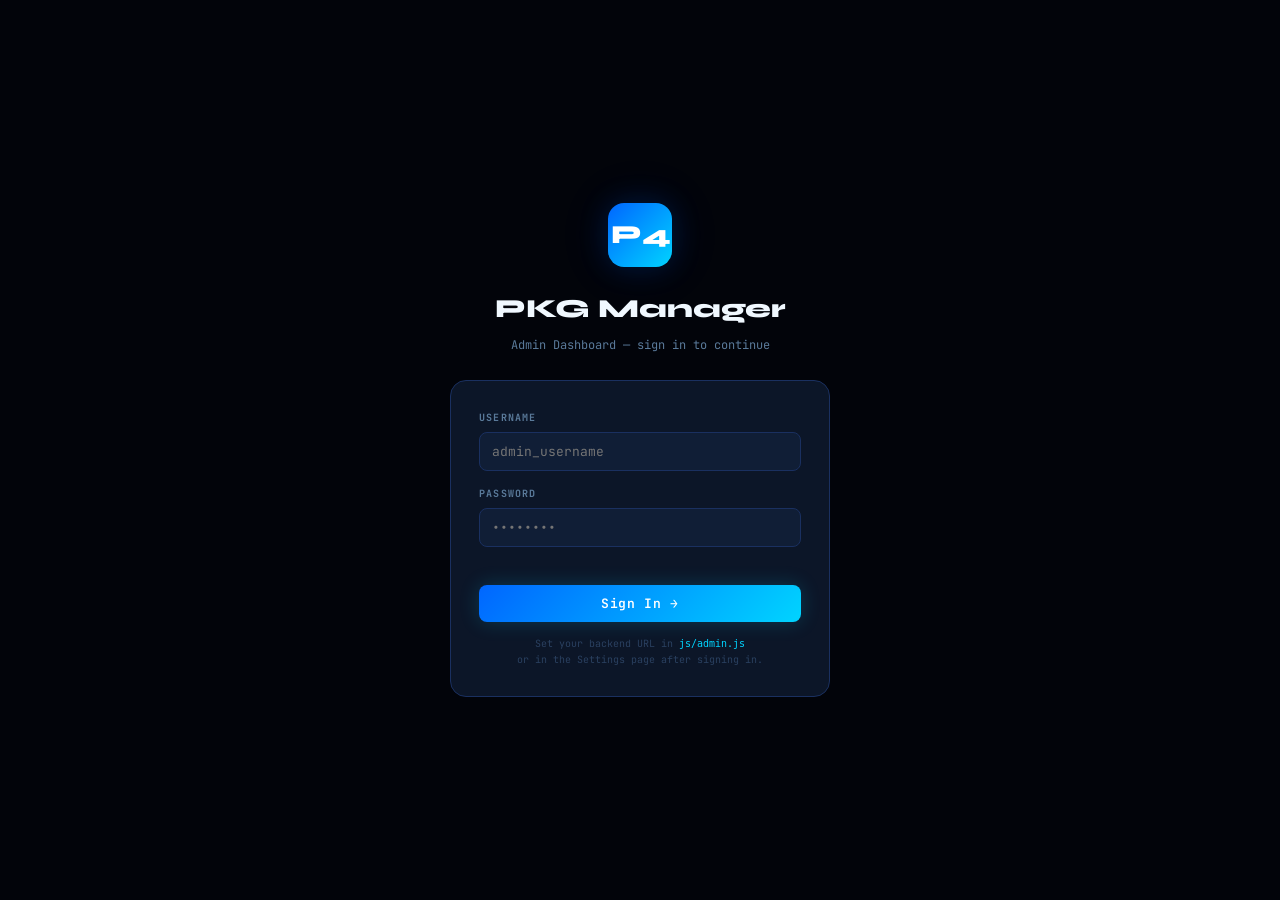
<file: index.html>
<!DOCTYPE html>
<html lang="en">
<head>
  <meta charset="UTF-8">
  <meta name="viewport" content="width=device-width, initial-scale=1.0">
  <title>PS4 PKG Manager — Admin</title>
  <link rel="stylesheet" href="css/style.css">
  <style>
    /* ── Reset conflicting rules from style.css ─────────── */
    *, *::before, *::after { box-sizing: border-box; }
    html, body { width: 100%; height: 100%; margin: 0; padding: 0; overflow: hidden; }
    /* Only reset the fixed top nav from style.css */
    nav { all: unset; display: flex; }
    section { position: static; }
    .container { max-width: none !important; margin: 0 !important; padding: 0 !important; }

    /* ── Override cursor for dashboard ──────────────────── */
    body { cursor: default; overflow: hidden; height: 100vh; width: 100vw; }
    #cursor, #cursor-trail { display: none; }
    #bg-canvas { opacity: 0.3; }

    /* ── Shell layout ────────────────────────────────────── */
    .shell {
      display: none;
      grid-template-rows: 52px 1fr;
      height: 100vh;
      width: 100vw;
      position: relative;
      z-index: 1;
    }
    .shell.visible { display: grid; }

    /* ── Top bar ─────────────────────────────────────────── */
    .topbar {
      background: var(--bg-deep);
      border-bottom: 1px solid var(--border);
      display: flex;
      align-items: center;
      padding: 0 20px;
      gap: 14px;
    }
    .topbar-brand {
      font-family: var(--font-display);
      font-size: 15px;
      font-weight: 800;
      color: var(--text-hi);
      display: flex;
      align-items: center;
      gap: 10px;
      letter-spacing: -0.02em;
    }
    .topbar-brand .lm {
      width: 28px; height: 28px;
      background: linear-gradient(135deg, var(--electric), var(--cyan));
      border-radius: 7px;
      display: flex; align-items: center; justify-content: center;
      font-size: 11px; font-weight: 900; color: white;
    }
    .topbar-sep { width: 1px; height: 22px; background: var(--border); }
    .topbar-label { font-size: 12px; color: var(--text-muted); letter-spacing: 0.05em; }
    .topbar-right { margin-left: auto; display: flex; align-items: center; gap: 10px; }
    .topbar-user {
      display: flex; align-items: center; gap: 8px;
      background: var(--bg-elevated); border: 1px solid #ffaa0050;
      border-radius: 7px; padding: 4px 12px; font-size: 12px;
    }
    .topbar-uname { font-weight: 700; color: var(--text-hi); }
    .topbar-tier  { font-size: 10px; color: var(--amber); }

    /* ── Body split ──────────────────────────────────────── */
    .body-split {
      display: grid;
      grid-template-columns: 200px 1fr;
      overflow: hidden;
    }

    /* ── Sidebar ─────────────────────────────────────────── */
    .sidebar {
      background: var(--bg-deep);
      border-right: 1px solid var(--border);
      overflow-y: auto;
      padding: 12px 0;
    }
    .sidebar::-webkit-scrollbar { width: 3px; }
    .sidebar::-webkit-scrollbar-thumb { background: var(--border); }
    .sidebar-sec {
      font-size: 9px; font-weight: 700; letter-spacing: 0.2em;
      text-transform: uppercase; color: var(--text-muted);
      padding: 10px 16px 5px;
    }
    .nav-item {
      display: flex; align-items: center; gap: 9px;
      padding: 8px 16px; color: var(--text-dim);
      font-size: 12px; font-weight: 500;
      cursor: pointer; transition: all 0.12s;
      border-left: 2px solid transparent;
      user-select: none;
    }
    .nav-item:hover { background: var(--bg-elevated); color: var(--text-hi); }
    .nav-item.active { background: var(--bg-elevated); color: var(--cyan); border-left-color: var(--cyan); }
    .nav-item .ni { font-size: 14px; width: 18px; text-align: center; flex-shrink: 0; }
    .nav-badge {
      margin-left: auto; background: var(--amber); color: #1a0f00;
      font-size: 9px; font-weight: 800; padding: 1px 5px; border-radius: 8px;
      display: none;
    }
    .nav-badge.show { display: inline; }

    /* ── Content ─────────────────────────────────────────── */
    .content {
      overflow-y: auto;
      padding: 20px 24px;
      background: var(--bg-dark);
    }
    .content::-webkit-scrollbar { width: 4px; }
    .content::-webkit-scrollbar-thumb { background: var(--border); border-radius: 2px; }

    /* ── Pages ───────────────────────────────────────────── */
    .page { display: none; }
    .page.active { display: block; }

    .pg-hdr {
      display: flex; justify-content: space-between; align-items: flex-end;
      margin-bottom: 20px; padding-bottom: 16px; border-bottom: 1px solid var(--border);
    }
    .pg-title {
      font-family: var(--font-display); font-size: 22px; font-weight: 800;
      color: var(--text-hi); letter-spacing: -0.02em;
    }
    .pg-sub { font-size: 12px; color: var(--text-dim); margin-top: 3px; }

    /* ── Panels ──────────────────────────────────────────── */
    .panel {
      background: var(--bg-panel); border: 1px solid var(--border);
      border-radius: var(--radius-lg); overflow: hidden; margin-bottom: 16px;
    }
    .panel-hdr {
      padding: 12px 18px; border-bottom: 1px solid var(--border);
      display: flex; align-items: center; justify-content: space-between;
      background: var(--bg-elevated);
    }
    .panel-title {
      font-family: var(--font-display); font-size: 13px;
      font-weight: 700; color: var(--text-hi);
    }
    .panel-body { padding: 16px 18px; }
    .panel-body.no-pad { padding: 0; }

    /* ── Stat cards ──────────────────────────────────────── */
    .stats-row { display: grid; grid-template-columns: repeat(4,1fr); gap: 14px; margin-bottom: 16px; }
    .sc {
      background: var(--bg-panel); border: 1px solid var(--border);
      border-radius: var(--radius-lg); padding: 16px; position: relative; overflow: hidden;
    }
    .sc::before { content:''; position:absolute; top:0; left:0; right:0; height:2px; }
    .sc.c::before { background: linear-gradient(90deg,transparent,var(--cyan),transparent); }
    .sc.e::before { background: linear-gradient(90deg,transparent,var(--electric),transparent); }
    .sc.g::before { background: linear-gradient(90deg,transparent,var(--green),transparent); }
    .sc.a::before { background: linear-gradient(90deg,transparent,var(--amber),transparent); }
    .sc-lbl { font-size: 9px; font-weight: 700; letter-spacing: 0.12em; text-transform: uppercase; color: var(--text-dim); margin-bottom: 8px; }
    .sc-val { font-family: var(--font-display); font-size: 28px; font-weight: 800; color: var(--text-hi); line-height: 1; }
    .sc-sub { font-size: 10px; color: var(--text-muted); margin-top: 5px; }

    /* ── Table ───────────────────────────────────────────── */
    .tbl { width: 100%; border-collapse: collapse; font-size: 12px; }
    .tbl th {
      text-align: left; font-size: 9px; font-weight: 700;
      letter-spacing: 0.12em; text-transform: uppercase;
      color: var(--text-muted); padding: 9px 14px;
      border-bottom: 1px solid var(--border); background: var(--bg-elevated);
    }
    .tbl td { padding: 10px 14px; color: var(--text); border-bottom: 1px solid #0c1628; }
    .tbl tr:last-child td { border-bottom: none; }
    .tbl tr:hover td { background: #0d1e38; cursor: pointer; }

    /* ── Tags ────────────────────────────────────────────── */
    .t-admin   { background:#FFD70025;color:#FFD700;border:1px solid #FFD70040;padding:2px 8px;border-radius:100px;font-size:10px;font-weight:700; }
    .t-premium { background:#00B8FF22;color:#00B8FF;border:1px solid #00B8FF40;padding:2px 8px;border-radius:100px;font-size:10px;font-weight:700; }
    .t-free    { background:var(--bg-elevated);color:var(--text-dim);border:1px solid var(--border);padding:2px 8px;border-radius:100px;font-size:10px;font-weight:700; }
    .t-active  { background:#00ff8820;color:var(--green);border:1px solid #00ff8840;padding:2px 8px;border-radius:100px;font-size:10px;font-weight:700; }
    .t-banned  { background:#ff335520;color:var(--red);border:1px solid #ff335540;padding:2px 8px;border-radius:100px;font-size:10px;font-weight:700; }
    .t-suspended{background:#ffaa0020;color:var(--amber);border:1px solid #ffaa0040;padding:2px 8px;border-radius:100px;font-size:10px;font-weight:700; }

    /* ── Notification items ──────────────────────────────── */
    .notif-row {
      display: flex; gap: 14px; align-items: flex-start;
      padding: 14px 18px; border-bottom: 1px solid var(--border);
    }
    .notif-row:last-child { border-bottom: none; }
    .notif-icon { font-size: 18px; flex-shrink: 0; padding-top: 2px; }
    .notif-body { flex: 1; }
    .notif-title { font-size: 13px; font-weight: 600; color: var(--text-hi); margin-bottom: 3px; }
    .notif-msg   { font-size: 12px; color: var(--text-dim); line-height: 1.6; margin-bottom: 8px; }
    .notif-time  { font-size: 10px; color: var(--text-muted); }
    .notif-btns  { display: flex; gap: 8px; margin-top: 8px; }

    /* ── Flash ───────────────────────────────────────────── */
    #flash {
      position: fixed; top: 62px; left: 50%; transform: translateX(-50%);
      background: var(--bg-elevated); border: 1px solid var(--border);
      border-radius: var(--radius); padding: 8px 18px; font-size: 12px;
      color: var(--text-hi); z-index: 900; display: none;
      box-shadow: 0 6px 24px #00000060; white-space: nowrap;
    }
    #flash.on  { display: block; animation: fadeInUp 0.2s ease both; }
    #flash.ok  { border-color: var(--green); color: var(--green); }
    #flash.err { border-color: var(--red); color: var(--red); }

    /* ── User profile modal ──────────────────────────────── */
    .overlay {
      display: none; position: fixed; inset: 0;
      background: rgba(2,4,10,0.88); z-index: 800;
      align-items: center; justify-content: center;
      backdrop-filter: blur(6px);
    }
    .overlay.open { display: flex; }
    .modal {
      background: var(--bg-panel); border: 1px solid var(--border-bright);
      border-radius: var(--radius-lg); width: 500px;
      max-height: 88vh; overflow-y: auto;
      box-shadow: 0 20px 70px #000000c0;
      animation: fadeInUp 0.22s ease both;
    }
    .modal::-webkit-scrollbar { width: 3px; }
    .modal::-webkit-scrollbar-thumb { background: var(--border); }
    .modal-hdr {
      padding: 16px 20px; border-bottom: 1px solid var(--border);
      display: flex; align-items: center; justify-content: space-between;
      background: var(--bg-elevated); position: sticky; top: 0; z-index: 1;
    }
    .modal-hdr-left { display: flex; align-items: center; gap: 10px; }
    .modal-title { font-family: var(--font-display); font-size: 15px; font-weight: 800; color: var(--text-hi); }
    .modal-close { background: none; border: none; color: var(--text-dim); font-size: 18px; cursor: pointer; line-height: 1; padding: 0 2px; }
    .modal-close:hover { color: var(--text-hi); }
    .modal-body { padding: 20px; }

    .m-section {
      margin-bottom: 16px;
      background: var(--bg-elevated);
      border: 1px solid var(--border);
      border-radius: var(--radius);
      overflow: hidden;
    }
    .m-section-hdr {
      padding: 8px 14px; background: var(--bg-dark);
      border-bottom: 1px solid var(--border);
      font-size: 9px; font-weight: 700; letter-spacing: 0.15em;
      text-transform: uppercase; color: var(--cyan);
    }
    .m-section-body { padding: 12px 14px; }
    .m-row {
      display: flex; justify-content: space-between; align-items: center;
      font-size: 12px; margin-bottom: 6px;
    }
    .m-row:last-child { margin-bottom: 0; }
    .m-row-lbl { color: var(--text-dim); }
    .m-row-val { color: var(--text-hi); font-weight: 600; font-family: var(--font-mono); }

    /* ── Inputs ──────────────────────────────────────────── */
    .inp {
      background: var(--bg-elevated); border: 1px solid var(--border);
      border-radius: var(--radius); padding: 7px 11px;
      color: var(--text-hi); font-family: var(--font-mono); font-size: 12px;
      outline: none; transition: border-color 0.2s;
    }
    .inp:focus { border-color: var(--cyan-dim); }
    .inp::placeholder { color: var(--text-muted); }
    .inp-row { display: flex; gap: 8px; align-items: center; }
    select.inp { cursor: pointer; }

    /* ── Login ───────────────────────────────────────────── */
    #login-screen {
      position: fixed; inset: 0; background: var(--bg-void);
      display: flex; align-items: center; justify-content: center;
      z-index: 1000;
    }
    .login-box { width: 380px; animation: fadeInUp 0.45s ease both; }
    .login-logo {
      width: 64px; height: 64px;
      background: linear-gradient(135deg, var(--electric), var(--cyan));
      border-radius: 16px; display: flex; align-items: center; justify-content: center;
      font-family: var(--font-display); font-size: 26px; font-weight: 900; color: white;
      margin: 0 auto 20px; box-shadow: var(--glow-electric);
    }
    .login-title { font-family: var(--font-display); font-size: 26px; font-weight: 800; color: var(--text-hi); text-align: center; margin-bottom: 4px; }
    .login-sub   { font-size: 12px; color: var(--text-dim); text-align: center; margin-bottom: 24px; }
    .login-form  { background: var(--bg-panel); border: 1px solid var(--border); border-radius: var(--radius-lg); padding: 28px; }
    .login-lbl   { display: block; font-size: 10px; font-weight: 700; letter-spacing: 0.12em; text-transform: uppercase; color: var(--text-dim); margin-bottom: 6px; }
    .login-inp   { width: 100%; box-sizing: border-box; margin-bottom: 14px; padding: 10px 12px; background: var(--bg-elevated); border: 1px solid var(--border); border-radius: var(--radius); color: var(--text-hi); font-family: var(--font-mono); font-size: 13px; outline: none; }
    .login-inp:focus { border-color: var(--cyan-dim); }
    .login-err   { font-size: 11px; color: var(--red); text-align: center; margin-bottom: 10px; min-height: 14px; }
    .login-note  { font-size: 10px; color: var(--text-muted); text-align: center; margin-top: 14px; line-height: 1.6; }

    /* ── Two-col ─────────────────────────────────────────── */
    .two-col { display: grid; grid-template-columns: 1fr 1fr; gap: 16px; }

    /* ── Progress ────────────────────────────────────────── */
    .prog { height: 4px; background: var(--bg-elevated); border-radius: 2px; overflow: hidden; margin: 5px 0 10px; }
    .prog-fill { height: 100%; border-radius: 2px; background: linear-gradient(90deg, var(--electric), var(--cyan)); transition: width 1s ease; }

    /* ── Hamburger (mobile only) ─────────────────────────── */
    .hamburger {
      display: none;
      flex-direction: column;
      gap: 4px;
      cursor: pointer;
      padding: 6px;
      border-radius: 6px;
      background: transparent;
      border: none;
    }
    .hamburger span {
      display: block;
      width: 20px; height: 2px;
      background: var(--text-dim);
      border-radius: 2px;
      transition: all 0.2s;
    }

    /* ── Mobile sidebar overlay ──────────────────────────── */
    .sidebar-overlay {
      display: none;
      position: fixed; inset: 0;
      background: rgba(2,4,10,0.7);
      z-index: 200;
      backdrop-filter: blur(2px);
    }
    .sidebar-overlay.open { display: block; }

    /* ── Table scroll wrapper ────────────────────────────── */
    .tbl-wrap { overflow-x: auto; -webkit-overflow-scrolling: touch; }

    /* ════════════════════════════════════════════════════════
       MOBILE STYLES  (≤ 768px)
    ════════════════════════════════════════════════════════ */
    @media (max-width: 768px) {

      /* Body scrolls on mobile */
      body { overflow: auto; height: auto; }
      html { overflow: auto; height: auto; }

      /* Shell becomes normal flow, not fixed height */
      .shell, .shell.visible {
        display: flex !important;
        flex-direction: column;
        height: auto;
        min-height: 100vh;
        width: 100%;
      }

      /* Top bar — compact */
      .topbar { padding: 0 14px; gap: 10px; height: 52px; flex-shrink: 0; }
      .topbar-sep  { display: none; }
      .topbar-label { display: none; }
      .topbar-brand { font-size: 13px; }
      .topbar-user { padding: 4px 8px; }
      .topbar-tier { display: none; }
      .topbar-right { gap: 8px; }
      .topbar-right .btn { display: none; } /* hide logout — in sidebar on mobile */

      /* Show hamburger */
      .hamburger { display: flex; }

      /* Body split — no grid, content fills */
      .body-split {
        display: flex;
        flex-direction: column;
        flex: 1;
        overflow: visible;
      }

      /* Sidebar — slides in from left as overlay on mobile */
      .sidebar {
        position: fixed;
        top: 0; left: 0; bottom: 0;
        width: 260px;
        z-index: 300;
        transform: translateX(-100%);
        transition: transform 0.25s ease;
        padding-top: 60px;
        border-right: 1px solid var(--border-bright);
        box-shadow: 4px 0 30px #00000080;
      }
      .sidebar.open { transform: translateX(0); }

      /* Sidebar close button */
      .sidebar-close {
        position: absolute;
        top: 14px; right: 14px;
        background: var(--bg-elevated);
        border: 1px solid var(--border);
        border-radius: 6px;
        color: var(--text-dim);
        font-size: 16px;
        padding: 4px 10px;
        cursor: pointer;
      }

      /* Content fills screen */
      .content {
        flex: 1;
        overflow: visible;
        padding: 16px 14px 80px;
      }

      /* Stats — 2 cols on mobile */
      .stats-row { grid-template-columns: 1fr 1fr; gap: 10px; }
      .sc-val { font-size: 22px; }

      /* Two-col becomes one-col */
      .two-col { grid-template-columns: 1fr; }

      /* Page header stacks */
      .pg-hdr { flex-direction: column; align-items: flex-start; gap: 12px; }
      .pg-hdr > div:last-child { width: 100%; display: flex; gap: 8px; }
      .pg-hdr .inp { flex: 1; }

      /* Tables scroll horizontally */
      .panel-body.no-pad { overflow-x: auto; -webkit-overflow-scrolling: touch; }
      .tbl { min-width: 480px; }

      /* Modal fills screen on mobile */
      .modal {
        width: calc(100vw - 24px);
        max-width: 100%;
        max-height: 92vh;
        margin: 0 12px;
      }

      /* Flash wraps on mobile */
      #flash { white-space: normal; width: calc(100% - 32px); text-align: center; }

      /* Login box full width */
      .login-box { width: calc(100% - 32px); max-width: 380px; }

      /* Settings max-width */
      .page#page-settings > div { max-width: 100%; }

      /* Notification buttons wrap */
      .notif-btns { flex-wrap: wrap; }
    }

    /* ════════════════════════════════════════════════════════
       SMALL PHONES  (≤ 400px)
    ════════════════════════════════════════════════════════ */
    @media (max-width: 400px) {
      .stats-row { grid-template-columns: 1fr 1fr; }
      .sc { padding: 12px; }
      .sc-val { font-size: 20px; }
      .topbar-brand span:not(.lm) { display: none; } /* hide text, keep logo mark */
    }
  </style>
</head>
<body>
  <canvas id="bg-canvas"></canvas>

  <!-- ── Flash ─────────────────────────────────────────── -->
  <div id="flash"></div>

  <!-- ── Login ─────────────────────────────────────────── -->
  <div id="login-screen">
    <div class="login-box">
      <div class="login-logo">P4</div>
      <div class="login-title">PKG Manager</div>
      <div class="login-sub">Admin Dashboard — sign in to continue</div>
      <div class="login-form">
        <label class="login-lbl">Username</label>
        <input class="login-inp" id="l-user" type="text" placeholder="admin_username" autocomplete="username">
        <label class="login-lbl">Password</label>
        <input class="login-inp" id="l-pass" type="password" placeholder="••••••••" autocomplete="current-password">
        <div class="login-err" id="l-err"></div>
        <button class="btn btn-primary w-full" style="justify-content:center" id="l-btn" onclick="doLogin()">Sign In →</button>
        <div class="login-note">
          Set your backend URL in <code style="color:var(--cyan)">js/admin.js</code><br>
          or in the Settings page after signing in.
        </div>
      </div>
    </div>
  </div>

  <!-- ── User profile modal ────────────────────────────── -->
  <div class="overlay" id="profile-modal">
    <div class="modal">
      <div class="modal-hdr">
        <div class="modal-hdr-left">
          <div class="modal-title" id="modal-title">User Profile</div>
          <span id="modal-tier-badge"></span>
        </div>
        <button class="modal-close" onclick="closeProfile()">✕</button>
      </div>
      <div class="modal-body" id="modal-body"></div>
    </div>
  </div>

  <!-- ── App shell ─────────────────────────────────────── -->
  <div class="shell" id="shell">

    <!-- Top bar -->
    <div class="topbar">
      <button class="hamburger" onclick="toggleSidebar()" aria-label="Menu">
        <span></span><span></span><span></span>
      </button>
      <div class="topbar-brand">
        <div class="lm">P4</div>
        PS4 PKG Manager
      </div>
      <div class="topbar-sep"></div>
      <div class="topbar-label">Admin Dashboard</div>
      <div class="topbar-right">
        <div class="flex gap-8" style="align-items:center">
          <div class="status-dot"></div>
          <span style="font-size:10px;color:var(--text-muted)" id="srv-label">—</span>
        </div>
        <div class="topbar-user">
          <span>👑</span>
          <div>
            <div class="topbar-uname" id="t-uname">—</div>
            <div class="topbar-tier">ADMIN</div>
          </div>
        </div>
        <button class="btn btn-ghost btn-sm" onclick="doLogout()">Logout</button>
      </div>
    </div>

    <!-- Body -->
    <div class="body-split">

      <!-- Sidebar overlay tap-to-close (mobile) -->
      <div class="sidebar-overlay" id="sidebar-overlay" onclick="toggleSidebar()"></div>

      <!-- Sidebar -->
      <div class="sidebar" id="sidebar">
        <button class="sidebar-close" onclick="toggleSidebar()">✕</button>
        <div class="sidebar-sec">Overview</div>
        <div class="nav-item active" id="nav-overview" onclick="goTo('overview')">
          <span class="ni">📊</span> Dashboard
        </div>

        <div class="sidebar-sec">Users</div>
        <div class="nav-item" id="nav-users" onclick="goTo('users')">
          <span class="ni">👥</span> All Users
        </div>
        <div class="nav-item" id="nav-notifications" onclick="goTo('notifications')">
          <span class="ni">🔔</span> Notifications
          <span class="nav-badge" id="notif-badge">0</span>
        </div>

        <div class="sidebar-sec">Actions</div>
        <div class="nav-item" id="nav-trials" onclick="goTo('trials')">
          <span class="ni">⏱️</span> Active Trials
        </div>
        <div class="nav-item" id="nav-restricted" onclick="goTo('restricted')">
          <span class="ni">🛡️</span> Banned / Suspended
        </div>

        <div class="sidebar-sec">System</div>
        <div class="nav-item" id="nav-settings" onclick="goTo('settings')">
          <span class="ni">⚙️</span> Settings
        </div>
        <div class="nav-item" onclick="doLogout()" style="margin-top:4px;color:var(--red)">
          <span class="ni">🚪</span> Sign Out
        </div>
      </div>

      <!-- Content -->
      <div class="content">

        <!-- ══ OVERVIEW ══════════════════════════════════ -->
        <div class="page active" id="page-overview">
          <div class="pg-hdr">
            <div>
              <div class="pg-title">Dashboard</div>
              <div class="pg-sub">Live overview of your PS4 PKG Manager user base</div>
            </div>
            <button class="btn btn-primary btn-sm" onclick="refreshAll()">⟳ Refresh All</button>
          </div>

          <div class="stats-row">
            <div class="sc c"><div class="sc-lbl">Total Users</div><div class="sc-val" id="s-total">—</div><div class="sc-sub" id="s-total-sub">—</div></div>
            <div class="sc e"><div class="sc-lbl">Premium</div><div class="sc-val" id="s-prem">—</div><div class="sc-sub" id="s-prem-sub">—</div></div>
            <div class="sc g"><div class="sc-lbl">Active Trials</div><div class="sc-val" id="s-trials">—</div><div class="sc-sub">Time-limited access</div></div>
            <div class="sc a"><div class="sc-lbl">Notifications</div><div class="sc-val" id="s-notifs">—</div><div class="sc-sub" id="s-notifs-sub">—</div></div>
          </div>

          <div class="two-col">
            <div class="panel">
              <div class="panel-hdr"><div class="panel-title">Tier Breakdown</div></div>
              <div class="panel-body">
                <div style="font-size:12px;display:flex;justify-content:space-between;margin-bottom:3px"><span style="color:var(--text-dim)">🎮 Free</span><span id="tb-free" style="color:var(--text-hi);font-weight:700">—</span></div>
                <div class="prog"><div class="prog-fill" id="pb-free" style="width:0;background:linear-gradient(90deg,#3a3a5a,#6a6a8a)"></div></div>
                <div style="font-size:12px;display:flex;justify-content:space-between;margin-bottom:3px"><span style="color:var(--text-dim)">💎 Premium</span><span id="tb-prem" style="color:var(--cyan);font-weight:700">—</span></div>
                <div class="prog"><div class="prog-fill" id="pb-prem" style="width:0"></div></div>
                <div style="font-size:12px;display:flex;justify-content:space-between;margin-bottom:3px"><span style="color:var(--text-dim)">👑 Admin</span><span id="tb-admin" style="color:var(--amber);font-weight:700">—</span></div>
                <div class="prog"><div class="prog-fill" id="pb-admin" style="width:0;background:linear-gradient(90deg,var(--amber),#ffdd44)"></div></div>
              </div>
            </div>
            <div class="panel">
              <div class="panel-hdr"><div class="panel-title">Account Status</div></div>
              <div class="panel-body">
                <div style="display:grid;grid-template-columns:1fr 1fr;gap:10px">
                  <div style="background:var(--bg-elevated);border:1px solid var(--border);border-radius:8px;padding:12px;text-align:center">
                    <div style="font-family:var(--font-display);font-size:26px;font-weight:800;color:var(--green)" id="s-active">—</div>
                    <div style="font-size:10px;color:var(--text-muted);margin-top:3px">Active</div>
                  </div>
                  <div style="background:var(--bg-elevated);border:1px solid var(--border);border-radius:8px;padding:12px;text-align:center">
                    <div style="font-family:var(--font-display);font-size:26px;font-weight:800;color:var(--amber)" id="s-suspended">—</div>
                    <div style="font-size:10px;color:var(--text-muted);margin-top:3px">Suspended</div>
                  </div>
                  <div style="background:var(--bg-elevated);border:1px solid var(--border);border-radius:8px;padding:12px;text-align:center">
                    <div style="font-family:var(--font-display);font-size:26px;font-weight:800;color:var(--red)" id="s-banned">—</div>
                    <div style="font-size:10px;color:var(--text-muted);margin-top:3px">Banned</div>
                  </div>
                  <div style="background:var(--bg-elevated);border:1px solid var(--border);border-radius:8px;padding:12px;text-align:center">
                    <div style="font-family:var(--font-display);font-size:26px;font-weight:800;color:var(--cyan)" id="s-trial-ov">—</div>
                    <div style="font-size:10px;color:var(--text-muted);margin-top:3px">On Trial</div>
                  </div>
                </div>
              </div>
            </div>
          </div>

          <div class="panel">
            <div class="panel-hdr">
              <div class="panel-title">Recent Users</div>
              <button class="btn btn-ghost btn-sm" onclick="goTo('users')">View All →</button>
            </div>
            <div class="panel-body no-pad">
              <table class="tbl" id="recent-tbl">
                <thead><tr><th>User</th><th>Tier</th><th>Status</th><th>Joined</th><th></th></tr></thead>
                <tbody id="recent-tbody"><tr><td colspan="5" style="text-align:center;color:var(--text-muted);padding:20px">Loading…</td></tr></tbody>
              </table>
            </div>
          </div>
        </div>

        <!-- ══ ALL USERS ══════════════════════════════════ -->
        <div class="page" id="page-users">
          <div class="pg-hdr">
            <div>
              <div class="pg-title">All Users</div>
              <div class="pg-sub" id="users-sub">—</div>
            </div>
            <div class="flex gap-8">
              <input class="inp" id="user-filter" placeholder="Filter by username or email…" style="width:220px" oninput="filterUsers()">
              <button class="btn btn-primary btn-sm" onclick="loadUsers()">⟳ Refresh</button>
            </div>
          </div>
          <div class="panel">
            <div class="panel-body no-pad">
              <table class="tbl">
                <thead><tr><th>User</th><th>Email</th><th>Tier</th><th>Status</th><th>Trial</th><th>Joined</th><th></th></tr></thead>
                <tbody id="users-tbody"><tr><td colspan="7" style="text-align:center;color:var(--text-muted);padding:24px">Loading…</td></tr></tbody>
              </table>
            </div>
          </div>
        </div>

        <!-- ══ NOTIFICATIONS ══════════════════════════════ -->
        <div class="page" id="page-notifications">
          <div class="pg-hdr">
            <div>
              <div class="pg-title">Notifications</div>
              <div class="pg-sub">Password reset requests and system alerts requiring action</div>
            </div>
            <button class="btn btn-primary btn-sm" onclick="loadNotifications()">⟳ Refresh</button>
          </div>
          <div class="panel">
            <div id="notif-list"><div style="text-align:center;color:var(--text-muted);padding:40px">Loading…</div></div>
          </div>
        </div>

        <!-- ══ ACTIVE TRIALS ══════════════════════════════ -->
        <div class="page" id="page-trials">
          <div class="pg-hdr">
            <div>
              <div class="pg-title">Active Trials</div>
              <div class="pg-sub">Users currently on time-limited premium access</div>
            </div>
            <button class="btn btn-primary btn-sm" onclick="loadUsers()">⟳ Refresh</button>
          </div>
          <div class="panel">
            <div class="panel-body no-pad">
              <table class="tbl">
                <thead><tr><th>User</th><th>Tier</th><th>Trial Info</th><th></th></tr></thead>
                <tbody id="trials-tbody"><tr><td colspan="4" style="text-align:center;color:var(--text-muted);padding:24px">Loading…</td></tr></tbody>
              </table>
            </div>
          </div>
        </div>

        <!-- ══ BANNED / SUSPENDED ═════════════════════════ -->
        <div class="page" id="page-restricted">
          <div class="pg-hdr">
            <div>
              <div class="pg-title">Banned &amp; Suspended</div>
              <div class="pg-sub">Users with restricted account access</div>
            </div>
            <button class="btn btn-primary btn-sm" onclick="loadUsers()">⟳ Refresh</button>
          </div>
          <div class="panel">
            <div class="panel-body no-pad">
              <table class="tbl">
                <thead><tr><th>User</th><th>Status</th><th>Reason</th><th>Until</th><th></th></tr></thead>
                <tbody id="restricted-tbody"><tr><td colspan="5" style="text-align:center;color:var(--text-muted);padding:24px">Loading…</td></tr></tbody>
              </table>
            </div>
          </div>
        </div>

        <!-- ══ SETTINGS ═══════════════════════════════════ -->
        <div class="page" id="page-settings">
          <div class="pg-hdr">
            <div><div class="pg-title">Settings</div><div class="pg-sub">Configure your dashboard connection</div></div>
          </div>
          <div style="max-width:480px">
            <div class="panel">
              <div class="panel-hdr"><div class="panel-title">API Connection</div></div>
              <div class="panel-body">
                <div style="margin-bottom:14px">
                  <label class="login-lbl" style="margin-bottom:6px">Backend URL</label>
                  <input class="inp w-full" id="cfg-url" style="width:100%;box-sizing:border-box" placeholder="https://your-app.onrender.com">
                  <div style="font-size:10px;color:var(--text-muted);margin-top:5px">Your Render deployment URL — no trailing slash</div>
                </div>
                <div style="margin-bottom:18px">
                  <label class="login-lbl" style="margin-bottom:6px">Auto-refresh</label>
                  <select class="inp" id="cfg-refresh">
                    <option value="0">Disabled</option>
                    <option value="30" selected>Every 30 seconds</option>
                    <option value="60">Every minute</option>
                    <option value="300">Every 5 minutes</option>
                  </select>
                </div>
                <button class="btn btn-primary" onclick="saveSettings()">Save Settings</button>
                <span id="cfg-msg" style="font-size:11px;color:var(--green);margin-left:12px"></span>
              </div>
            </div>
            <div class="panel">
              <div class="panel-hdr"><div class="panel-title">Session</div></div>
              <div class="panel-body">
                <p style="font-size:12px;color:var(--text-dim);margin-bottom:14px;line-height:1.7">
                  Signed in as <strong style="color:var(--text-hi)" id="cfg-uname">—</strong>.<br>
                  Session token stored in localStorage and auto-verified on load.
                </p>
                <button class="btn btn-red" onclick="doLogout()">Sign Out</button>
              </div>
            </div>
          </div>
        </div>

      </div><!-- /content -->
    </div><!-- /body-split -->
  </div><!-- /shell -->

  <script src="js/main.js"></script>
  <script src="js/admin.js"></script>
</body>
</html>
</file>
<file: css/style.css>
/* ═══════════════════════════════════════════════════════
   NexAuth  —  Global Styles
   Aesthetic: Dark technical premium / cyberpunk minimal
═══════════════════════════════════════════════════════ */

@import url('https://fonts.googleapis.com/css2?family=Syne:wght@400;500;600;700;800&family=JetBrains+Mono:wght@300;400;500;600&family=Fraunces:ital,wght@0,300;0,400;1,300;1,400&display=swap');

/* ── Variables ─────────────────────────────────────── */
:root {
  --bg-void:      #02040a;
  --bg-deep:      #050b18;
  --bg-dark:      #080f1f;
  --bg-panel:     #0c1628;
  --bg-elevated:  #101e36;
  --bg-surface:   #142240;

  --border:       #1a3060;
  --border-bright:#2a4880;
  --border-glow:  #0066ff40;

  --cyan:         #00d4ff;
  --cyan-dim:     #0099cc;
  --cyan-glow:    #00d4ff30;
  --electric:     #0066ff;
  --electric-dim: #0044cc;
  --green:        #00ff88;
  --green-dim:    #00cc66;
  --amber:        #ffaa00;
  --red:          #ff3355;

  --text-hi:      #f0f8ff;
  --text:         #b8d4f0;
  --text-dim:     #5a7a9a;
  --text-muted:   #2a4060;

  --font-display: 'Syne', sans-serif;
  --font-mono:    'JetBrains Mono', monospace;
  --font-serif:   'Fraunces', serif;

  --radius:       8px;
  --radius-lg:    16px;
  --glow-cyan:    0 0 30px #00d4ff30, 0 0 60px #00d4ff15;
  --glow-electric:0 0 30px #0066ff30, 0 0 60px #0066ff15;
}

/* ── Reset ─────────────────────────────────────────── */
*, *::before, *::after { box-sizing: border-box; margin: 0; padding: 0; }
html { scroll-behavior: smooth; }

body {
  background: var(--bg-void);
  color: var(--text);
  font-family: var(--font-mono);
  font-size: 14px;
  line-height: 1.7;
  overflow-x: hidden;
  cursor: none;
}

/* ── Custom cursor ─────────────────────────────────── */
#cursor {
  width: 12px; height: 12px;
  border: 2px solid var(--cyan);
  border-radius: 50%;
  position: fixed;
  pointer-events: none;
  z-index: 99999;
  transition: transform 0.1s, border-color 0.2s;
  mix-blend-mode: screen;
}
#cursor-trail {
  width: 32px; height: 32px;
  border: 1px solid var(--cyan-dim);
  border-radius: 50%;
  position: fixed;
  pointer-events: none;
  z-index: 99998;
  opacity: 0.4;
  transition: all 0.15s ease;
}
body:hover #cursor { transform: scale(1); }
a:hover ~ #cursor, button:hover ~ #cursor { transform: scale(2); }

/* ── Scrollbar ─────────────────────────────────────── */
::-webkit-scrollbar { width: 6px; }
::-webkit-scrollbar-track { background: var(--bg-deep); }
::-webkit-scrollbar-thumb { background: var(--border); border-radius: 3px; }
::-webkit-scrollbar-thumb:hover { background: var(--border-bright); }

/* ── Canvas background ─────────────────────────────── */
#bg-canvas {
  position: fixed;
  top: 0; left: 0;
  width: 100%; height: 100%;
  z-index: 0;
  pointer-events: none;
}

/* ── Nav ────────────────────────────────────────────── */
nav {
  position: fixed;
  top: 0; left: 0; right: 0;
  z-index: 1000;
  padding: 0 48px;
  height: 64px;
  display: flex;
  align-items: center;
  justify-content: space-between;
  background: #02040acc;
  backdrop-filter: blur(20px);
  border-bottom: 1px solid var(--border);
}

.nav-logo {
  font-family: var(--font-display);
  font-size: 20px;
  font-weight: 800;
  color: var(--text-hi);
  text-decoration: none;
  display: flex;
  align-items: center;
  gap: 10px;
  letter-spacing: -0.5px;
}
.nav-logo .logo-mark {
  width: 32px; height: 32px;
  background: linear-gradient(135deg, var(--electric), var(--cyan));
  border-radius: 8px;
  display: flex;
  align-items: center;
  justify-content: center;
  font-size: 14px;
  font-weight: 900;
  color: white;
  font-family: var(--font-mono);
}
.nav-logo span.accent { color: var(--cyan); }

.nav-links {
  display: flex;
  align-items: center;
  gap: 32px;
  list-style: none;
}
.nav-links a {
  color: var(--text-dim);
  text-decoration: none;
  font-size: 13px;
  font-weight: 500;
  letter-spacing: 0.05em;
  transition: color 0.2s;
  position: relative;
}
.nav-links a::after {
  content: '';
  position: absolute;
  bottom: -4px; left: 0;
  width: 0; height: 1px;
  background: var(--cyan);
  transition: width 0.3s;
}
.nav-links a:hover { color: var(--cyan); }
.nav-links a:hover::after { width: 100%; }

.nav-cta {
  display: flex;
  align-items: center;
  gap: 12px;
}

/* ── Buttons ────────────────────────────────────────── */
.btn {
  display: inline-flex;
  align-items: center;
  gap: 8px;
  padding: 10px 22px;
  border-radius: var(--radius);
  font-family: var(--font-mono);
  font-size: 13px;
  font-weight: 600;
  letter-spacing: 0.05em;
  text-decoration: none;
  border: none;
  cursor: pointer;
  transition: all 0.2s;
  position: relative;
  overflow: hidden;
}
.btn::before {
  content: '';
  position: absolute;
  top: 0; left: -100%;
  width: 100%; height: 100%;
  background: linear-gradient(90deg, transparent, #ffffff15, transparent);
  transition: left 0.4s;
}
.btn:hover::before { left: 100%; }

.btn-ghost {
  background: transparent;
  color: var(--text-dim);
  border: 1px solid var(--border);
}
.btn-ghost:hover {
  color: var(--text-hi);
  border-color: var(--border-bright);
  background: var(--bg-elevated);
}

.btn-primary {
  background: linear-gradient(135deg, var(--electric), var(--cyan));
  color: white;
  box-shadow: 0 0 20px var(--cyan-glow);
}
.btn-primary:hover {
  transform: translateY(-1px);
  box-shadow: var(--glow-cyan);
}

.btn-outline {
  background: transparent;
  color: var(--cyan);
  border: 1px solid var(--cyan);
}
.btn-outline:hover {
  background: var(--cyan-glow);
  box-shadow: var(--glow-cyan);
}

.btn-sm { padding: 7px 16px; font-size: 12px; }
.btn-lg { padding: 14px 32px; font-size: 15px; }

.btn-green {
  background: linear-gradient(135deg, #00aa55, var(--green));
  color: #001a0d;
  font-weight: 700;
}
.btn-green:hover { transform: translateY(-1px); box-shadow: 0 0 20px #00ff8830; }

.btn-red {
  background: transparent;
  color: var(--red);
  border: 1px solid var(--red);
}
.btn-red:hover { background: #ff335520; }

/* ── Section layout ────────────────────────────────── */
section {
  position: relative;
  z-index: 1;
}

.container {
  max-width: 1200px;
  margin: 0 auto;
  padding: 0 48px;
}

/* ── Grid pattern overlay ──────────────────────────── */
.grid-overlay {
  position: absolute;
  inset: 0;
  background-image:
    linear-gradient(var(--border) 1px, transparent 1px),
    linear-gradient(90deg, var(--border) 1px, transparent 1px);
  background-size: 60px 60px;
  opacity: 0.08;
  pointer-events: none;
}

/* ── Tags / badges ─────────────────────────────────── */
.tag {
  display: inline-flex;
  align-items: center;
  gap: 6px;
  padding: 4px 12px;
  border-radius: 100px;
  font-size: 11px;
  font-weight: 600;
  letter-spacing: 0.1em;
  text-transform: uppercase;
}
.tag-cyan { background: var(--cyan-glow); color: var(--cyan); border: 1px solid #00d4ff40; }
.tag-green { background: #00ff8820; color: var(--green); border: 1px solid #00ff8840; }
.tag-amber { background: #ffaa0020; color: var(--amber); border: 1px solid #ffaa0040; }
.tag-red { background: #ff335520; color: var(--red); border: 1px solid #ff335540; }
.tag-dim { background: var(--bg-elevated); color: var(--text-dim); border: 1px solid var(--border); }

/* ── Cards ─────────────────────────────────────────── */
.card {
  background: var(--bg-panel);
  border: 1px solid var(--border);
  border-radius: var(--radius-lg);
  padding: 28px;
  transition: border-color 0.3s, box-shadow 0.3s;
}
.card:hover {
  border-color: var(--border-bright);
  box-shadow: 0 8px 40px #00000040;
}
.card-glow:hover {
  border-color: var(--cyan-dim);
  box-shadow: var(--glow-cyan);
}

/* ── Section headers ───────────────────────────────── */
.section-eyebrow {
  font-size: 11px;
  font-weight: 600;
  letter-spacing: 0.2em;
  text-transform: uppercase;
  color: var(--cyan);
  margin-bottom: 16px;
  display: flex;
  align-items: center;
  gap: 12px;
}
.section-eyebrow::before {
  content: '';
  width: 24px; height: 1px;
  background: var(--cyan);
}

.section-title {
  font-family: var(--font-display);
  font-size: clamp(32px, 4vw, 52px);
  font-weight: 700;
  color: var(--text-hi);
  line-height: 1.1;
  letter-spacing: -0.02em;
}
.section-title .accent { color: var(--cyan); }
.section-title .serif {
  font-family: var(--font-serif);
  font-style: italic;
  font-weight: 300;
  color: var(--text-dim);
}

.section-sub {
  font-size: 15px;
  color: var(--text-dim);
  line-height: 1.8;
  max-width: 560px;
}

/* ── Code blocks ───────────────────────────────────── */
.code-block {
  background: var(--bg-void);
  border: 1px solid var(--border);
  border-radius: var(--radius);
  padding: 20px 24px;
  font-family: var(--font-mono);
  font-size: 13px;
  line-height: 1.8;
  overflow-x: auto;
  position: relative;
}
.code-block .c-comment { color: var(--text-muted); }
.code-block .c-keyword { color: var(--electric); }
.code-block .c-string  { color: var(--green); }
.code-block .c-func    { color: var(--cyan); }
.code-block .c-var     { color: var(--amber); }
.code-block .c-num     { color: #ff8855; }

.code-header {
  display: flex;
  align-items: center;
  gap: 8px;
  margin-bottom: 16px;
  padding-bottom: 16px;
  border-bottom: 1px solid var(--border);
}
.code-dot {
  width: 10px; height: 10px;
  border-radius: 50%;
}

/* ── Dividers ───────────────────────────────────────── */
.divider {
  height: 1px;
  background: linear-gradient(90deg, transparent, var(--border), transparent);
  margin: 80px 0;
}

/* ── Footer ────────────────────────────────────────── */
footer {
  position: relative;
  z-index: 1;
  border-top: 1px solid var(--border);
  padding: 64px 0 40px;
  margin-top: 120px;
}
.footer-grid {
  display: grid;
  grid-template-columns: 2fr 1fr 1fr 1fr;
  gap: 48px;
  margin-bottom: 48px;
}
.footer-brand p {
  color: var(--text-dim);
  font-size: 13px;
  line-height: 1.8;
  margin-top: 16px;
  max-width: 280px;
}
.footer-col h4 {
  font-family: var(--font-display);
  font-size: 13px;
  font-weight: 700;
  color: var(--text-hi);
  margin-bottom: 16px;
  letter-spacing: 0.05em;
}
.footer-col ul { list-style: none; }
.footer-col ul li { margin-bottom: 10px; }
.footer-col ul li a {
  color: var(--text-dim);
  text-decoration: none;
  font-size: 13px;
  transition: color 0.2s;
}
.footer-col ul li a:hover { color: var(--cyan); }
.footer-bottom {
  display: flex;
  justify-content: space-between;
  align-items: center;
  padding-top: 32px;
  border-top: 1px solid var(--border);
  color: var(--text-muted);
  font-size: 12px;
}

/* ── Status indicator ──────────────────────────────── */
.status-dot {
  width: 8px; height: 8px;
  border-radius: 50%;
  background: var(--green);
  box-shadow: 0 0 8px var(--green);
  animation: pulse-green 2s infinite;
}
@keyframes pulse-green {
  0%, 100% { opacity: 1; }
  50% { opacity: 0.4; }
}

/* ── Animations ────────────────────────────────────── */
@keyframes fadeInUp {
  from { opacity: 0; transform: translateY(30px); }
  to   { opacity: 1; transform: translateY(0); }
}
@keyframes fadeIn {
  from { opacity: 0; }
  to   { opacity: 1; }
}
@keyframes slideInLeft {
  from { opacity: 0; transform: translateX(-30px); }
  to   { opacity: 1; transform: translateX(0); }
}
@keyframes glow-pulse {
  0%, 100% { box-shadow: 0 0 20px var(--cyan-glow); }
  50%       { box-shadow: var(--glow-cyan); }
}
@keyframes scan {
  0%   { transform: translateY(-100%); }
  100% { transform: translateY(100vh); }
}

.animate-up { animation: fadeInUp 0.6s ease both; }
.animate-in { animation: fadeIn 0.6s ease both; }
.delay-1 { animation-delay: 0.1s; }
.delay-2 { animation-delay: 0.2s; }
.delay-3 { animation-delay: 0.3s; }
.delay-4 { animation-delay: 0.4s; }
.delay-5 { animation-delay: 0.5s; }
.delay-6 { animation-delay: 0.6s; }

/* ── Utility ────────────────────────────────────────── */
.flex { display: flex; }
.flex-center { display: flex; align-items: center; justify-content: center; }
.gap-8  { gap: 8px; }
.gap-12 { gap: 12px; }
.gap-16 { gap: 16px; }
.gap-24 { gap: 24px; }
.text-center { text-align: center; }
.text-hi { color: var(--text-hi); }
.text-dim { color: var(--text-dim); }
.text-cyan { color: var(--cyan); }
.text-green { color: var(--green); }
.text-amber { color: var(--amber); }
.text-red { color: var(--red); }
.font-display { font-family: var(--font-display); }
.font-serif { font-family: var(--font-serif); }
.mb-8  { margin-bottom: 8px; }
.mb-16 { margin-bottom: 16px; }
.mb-24 { margin-bottom: 24px; }
.mb-32 { margin-bottom: 32px; }
.mb-48 { margin-bottom: 48px; }
.mt-8  { margin-top: 8px; }
.mt-16 { margin-top: 16px; }
.mt-24 { margin-top: 24px; }
.mt-32 { margin-top: 32px; }
.w-full { width: 100%; }

/* ── Responsive ────────────────────────────────────── */
@media (max-width: 768px) {
  nav { padding: 0 20px; }
  .nav-links { display: none; }
  .container { padding: 0 20px; }
  .footer-grid { grid-template-columns: 1fr 1fr; }
}
</file>
